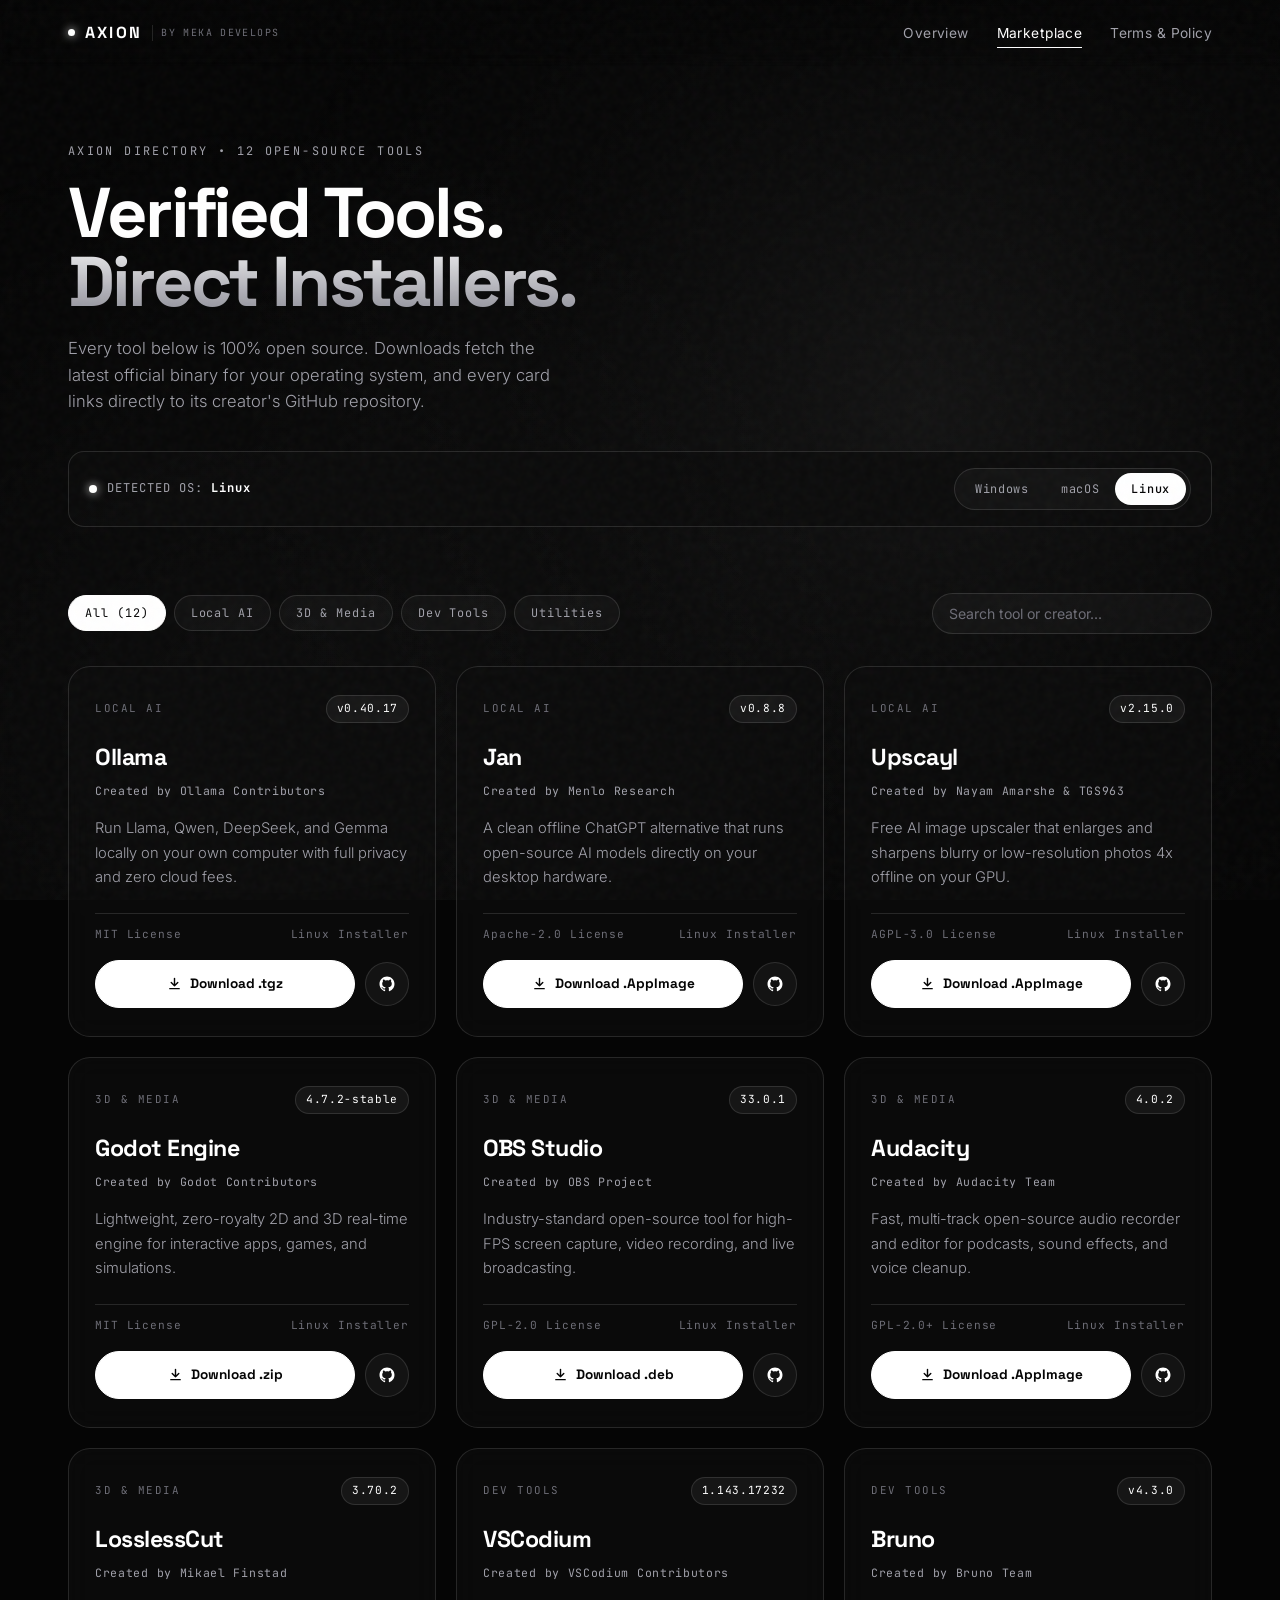
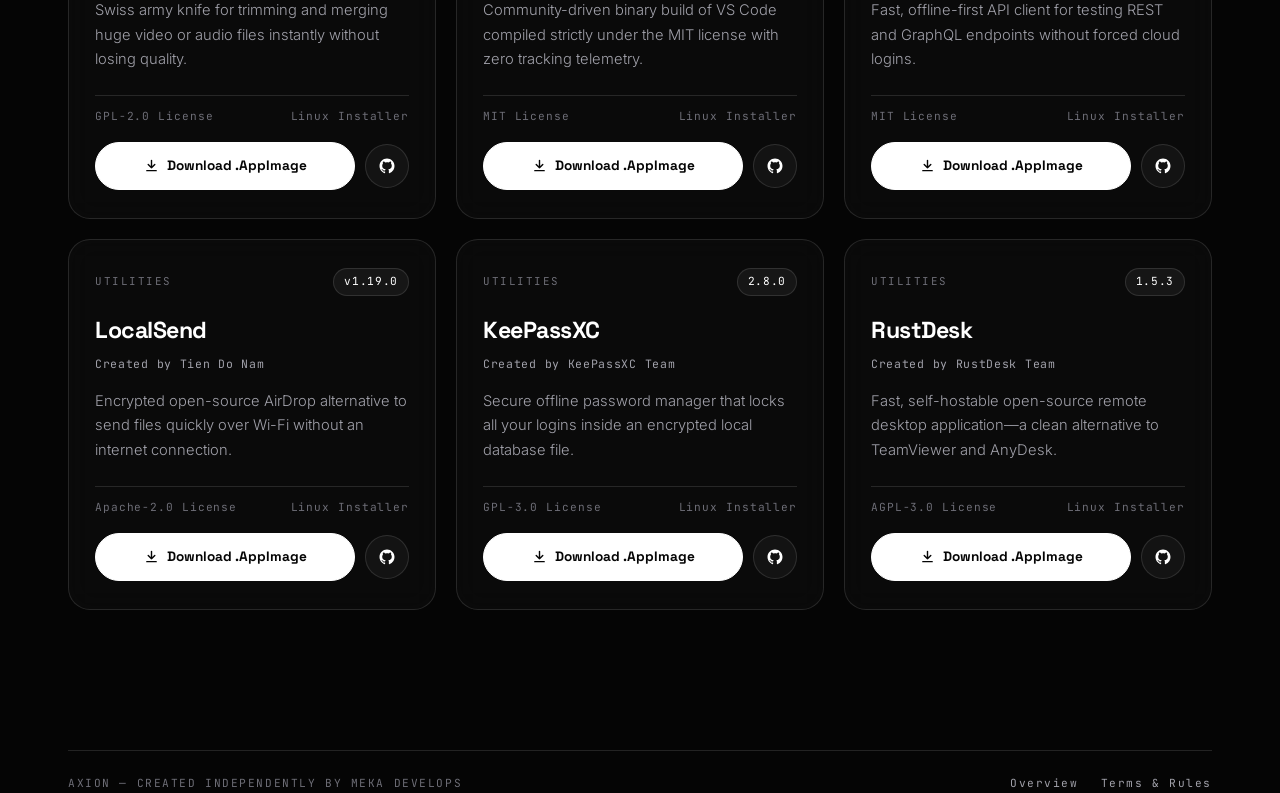
<file: marketplace.html>
<!DOCTYPE html>
<html lang="en">
<head>
  <meta charset="UTF-8">
  <meta name="viewport" content="width=device-width, initial-scale=1.0">
  <meta name="theme-color" content="#050505">
  <title>Marketplace — AXION Open-Source Software | Meka Develops</title>
  <meta name="description" content="Download 12 verified open-source tools directly for Windows, macOS, and Linux with live latest versions and creator GitHub links.">

  <link rel="icon" type="image/svg+xml" href="data:image/svg+xml,%3Csvg xmlns='http://www.w3.org/2000/svg' viewBox='0 0 64 64'%3E%3Crect width='64' height='64' rx='16' fill='%23050505'/%3E%3Crect x='14' y='22' width='36' height='20' rx='10' fill='%23ffffff'/%3E%3Crect x='18' y='26' width='28' height='12' rx='6' fill='%23050505'/%3E%3Ccircle cx='26' cy='32' r='2.5' fill='%23ffffff'/%3E%3Ccircle cx='38' cy='32' r='2.5' fill='%23ffffff'/%3E%3C/svg%3E">

  <link rel="preconnect" href="https://fonts.googleapis.com">
  <link rel="preconnect" href="https://fonts.gstatic.com" crossorigin>
  <link href="https://fonts.googleapis.com/css2?family=Inter:wght@300;400;500&family=JetBrains+Mono:wght@400;500&family=Space+Grotesk:wght@500;700&display=swap" rel="stylesheet">

  <link rel="stylesheet" href="css/style.css">
</head>
<body>
  <a href="#main-content" class="skip-link">Skip to main content</a>
  <div class="grain-overlay" aria-hidden="true"></div>

  <div class="cursor-dot" id="cursor-dot" aria-hidden="true"></div>
  <div class="cursor-ring" id="cursor-ring" aria-hidden="true"></div>

  <header class="site-header">
    <div class="container header-inner">
      <a href="index.html" class="brand" data-cursor="link">
        <span class="brand-dot" aria-hidden="true"></span>
        <span>AXION</span>
        <span class="brand-sub">BY MEKA DEVELOPS</span>
      </a>

      <nav class="site-nav" aria-label="Primary navigation">
        <a href="index.html" class="nav-link" data-cursor="link">Overview</a>
        <a href="marketplace.html" class="nav-link is-active" data-cursor="link">Marketplace</a>
        <a href="terms.html" class="nav-link" data-cursor="link">Terms &amp; Policy</a>
      </nav>
    </div>
  </header>

  <main id="main-content">
    <section class="page-hero">
      <div class="container">
        <p class="eyebrow hero-animate">AXION DIRECTORY • 12 OPEN-SOURCE TOOLS</p>
        <h1 class="page-hero-title hero-animate">Verified Tools.<br>Direct Installers.</h1>
        <p class="hero-subtitle hero-animate">
          Every tool below is 100% open source. Downloads fetch the latest official binary for your operating system, and every card links directly to its creator's GitHub repository.
        </p>

        <!-- Automatic OS Detector & Platform Switcher -->
        <div class="os-banner hero-animate">
          <div class="os-detected">
            <span class="os-dot" aria-hidden="true"></span>
            <span>DETECTED OS: <strong id="detected-os-name">Windows</strong></span>
          </div>

          <div class="os-switcher" role="group" aria-label="Choose target operating system">
            <button type="button" class="os-btn" data-os="windows" data-cursor="button">Windows</button>
            <button type="button" class="os-btn" data-os="mac" data-cursor="button">macOS</button>
            <button type="button" class="os-btn" data-os="linux" data-cursor="button">Linux</button>
          </div>
        </div>
      </div>
    </section>

    <section class="section">
      <div class="container">
        <!-- Category Filters & Search -->
        <div class="marketplace-controls">
          <div class="category-tabs" role="group" aria-label="Filter software by category">
            <button type="button" class="cat-tab is-active" data-category="all" data-cursor="button">All (12)</button>
            <button type="button" class="cat-tab" data-category="ai" data-cursor="button">Local AI</button>
            <button type="button" class="cat-tab" data-category="media" data-cursor="button">3D &amp; Media</button>
            <button type="button" class="cat-tab" data-category="dev" data-cursor="button">Dev Tools</button>
            <button type="button" class="cat-tab" data-category="utils" data-cursor="button">Utilities</button>
          </div>

          <div class="search-wrap">
            <input
              type="search"
              id="tool-search"
              class="search-input"
              placeholder="Search tool or creator..."
              aria-label="Search open-source tools"
            >
          </div>
        </div>

        <!-- Open-Source Tool Cards Grid (12 Verified Tools) -->
        <div class="tools-grid">
          <!-- 1. Ollama -->
          <article class="tool-card reveal" data-tool-id="ollama" data-category="ai">
            <div class="tool-top">
              <span class="tool-category">Local AI</span>
              <span class="version-badge">v0.40.17</span>
            </div>
            <h2 class="tool-name">Ollama</h2>
            <p class="tool-creator">Created by Ollama Contributors</p>
            <p class="tool-desc">
              Run Llama, Qwen, DeepSeek, and Gemma locally on your own computer with full privacy and zero cloud fees.
            </p>
            <div class="tool-meta-row">
              <span>MIT License</span>
              <span class="tool-os-target">Windows Installer</span>
            </div>
            <div class="tool-actions">
              <a href="https://ollama.com/download/OllamaSetup.exe" class="tool-download-btn" data-cursor="button">
                <svg width="15" height="15" viewBox="0 0 16 16" fill="none" aria-hidden="true">
                  <path d="M8 2.5V10.5M8 10.5L11.5 7M8 10.5L4.5 7M3 13.5H13" stroke="currentColor" stroke-width="1.5" stroke-linecap="round" stroke-linejoin="round"/>
                </svg>
                <span class="dl-label">Download .exe</span>
              </a>
              <a href="https://github.com/ollama/ollama" target="_blank" rel="noopener noreferrer" class="tool-github-btn" aria-label="View Ollama on GitHub" title="View source on GitHub" data-cursor="button">
                <svg width="18" height="18" viewBox="0 0 24 24" fill="currentColor" aria-hidden="true">
                  <path d="M12 2C6.477 2 2 6.484 2 12.017c0 4.425 2.865 8.18 6.839 9.504.5.092.682-.217.682-.483 0-.237-.008-.868-.013-1.703-2.782.605-3.369-1.343-3.369-1.343-.454-1.158-1.11-1.466-1.11-1.466-.908-.62.069-.608.069-.608 1.003.07 1.53 1.032 1.53 1.032.892 1.53 2.341 1.088 2.91.832.092-.647.35-1.088.636-1.338-2.22-.253-4.555-1.113-4.555-4.951 0-1.093.39-1.988 1.029-2.688-.103-.253-.446-1.272.098-2.65 0 0 .84-.27 2.75 1.026A9.564 9.564 0 0112 6.844c.85.004 1.705.115 2.504.337 1.909-1.296 2.747-1.027 2.747-1.027.546 1.379.202 2.398.1 2.651.64.7 1.028 1.595 1.028 2.688 0 3.848-2.339 4.695-4.566 4.943.359.309.678.92.678 1.855 0 1.338-.012 2.419-.012 2.747 0 .268.18.58.688.482A10.019 10.019 0 0022 12.017C22 6.484 17.522 2 12 2z"/>
                </svg>
              </a>
            </div>
          </article>

          <!-- 2. Jan -->
          <article class="tool-card reveal" data-tool-id="jan" data-category="ai">
            <div class="tool-top">
              <span class="tool-category">Local AI</span>
              <span class="version-badge">v0.8.8</span>
            </div>
            <h2 class="tool-name">Jan</h2>
            <p class="tool-creator">Created by Menlo Research</p>
            <p class="tool-desc">
              A clean offline ChatGPT alternative that runs open-source AI models directly on your desktop hardware.
            </p>
            <div class="tool-meta-row">
              <span>Apache-2.0 License</span>
              <span class="tool-os-target">Windows Installer</span>
            </div>
            <div class="tool-actions">
              <a href="https://github.com/janhq/jan/releases/latest" class="tool-download-btn" data-cursor="button">
                <svg width="15" height="15" viewBox="0 0 16 16" fill="none" aria-hidden="true">
                  <path d="M8 2.5V10.5M8 10.5L11.5 7M8 10.5L4.5 7M3 13.5H13" stroke="currentColor" stroke-width="1.5" stroke-linecap="round" stroke-linejoin="round"/>
                </svg>
                <span class="dl-label">Download .exe</span>
              </a>
              <a href="https://github.com/janhq/jan" target="_blank" rel="noopener noreferrer" class="tool-github-btn" aria-label="View Jan on GitHub" title="View source on GitHub" data-cursor="button">
                <svg width="18" height="18" viewBox="0 0 24 24" fill="currentColor" aria-hidden="true">
                  <path d="M12 2C6.477 2 2 6.484 2 12.017c0 4.425 2.865 8.18 6.839 9.504.5.092.682-.217.682-.483 0-.237-.008-.868-.013-1.703-2.782.605-3.369-1.343-3.369-1.343-.454-1.158-1.11-1.466-1.11-1.466-.908-.62.069-.608.069-.608 1.003.07 1.53 1.032 1.53 1.032.892 1.53 2.341 1.088 2.91.832.092-.647.35-1.088.636-1.338-2.22-.253-4.555-1.113-4.555-4.951 0-1.093.39-1.988 1.029-2.688-.103-.253-.446-1.272.098-2.65 0 0 .84-.27 2.75 1.026A9.564 9.564 0 0112 6.844c.85.004 1.705.115 2.504.337 1.909-1.296 2.747-1.027 2.747-1.027.546 1.379.202 2.398.1 2.651.64.7 1.028 1.595 1.028 2.688 0 3.848-2.339 4.695-4.566 4.943.359.309.678.92.678 1.855 0 1.338-.012 2.419-.012 2.747 0 .268.18.58.688.482A10.019 10.019 0 0022 12.017C22 6.484 17.522 2 12 2z"/>
                </svg>
              </a>
            </div>
          </article>

          <!-- 3. Upscayl -->
          <article class="tool-card reveal" data-tool-id="upscayl" data-category="ai">
            <div class="tool-top">
              <span class="tool-category">Local AI</span>
              <span class="version-badge">v2.15.0</span>
            </div>
            <h2 class="tool-name">Upscayl</h2>
            <p class="tool-creator">Created by Nayam Amarshe &amp; TGS963</p>
            <p class="tool-desc">
              Free AI image upscaler that enlarges and sharpens blurry or low-resolution photos 4x offline on your GPU.
            </p>
            <div class="tool-meta-row">
              <span>AGPL-3.0 License</span>
              <span class="tool-os-target">Windows Installer</span>
            </div>
            <div class="tool-actions">
              <a href="https://github.com/upscayl/upscayl/releases/download/v2.15.0/upscayl-2.15.0-win.exe" class="tool-download-btn" data-cursor="button">
                <svg width="15" height="15" viewBox="0 0 16 16" fill="none" aria-hidden="true">
                  <path d="M8 2.5V10.5M8 10.5L11.5 7M8 10.5L4.5 7M3 13.5H13" stroke="currentColor" stroke-width="1.5" stroke-linecap="round" stroke-linejoin="round"/>
                </svg>
                <span class="dl-label">Download .exe</span>
              </a>
              <a href="https://github.com/upscayl/upscayl" target="_blank" rel="noopener noreferrer" class="tool-github-btn" aria-label="View Upscayl on GitHub" title="View source on GitHub" data-cursor="button">
                <svg width="18" height="18" viewBox="0 0 24 24" fill="currentColor" aria-hidden="true">
                  <path d="M12 2C6.477 2 2 6.484 2 12.017c0 4.425 2.865 8.18 6.839 9.504.5.092.682-.217.682-.483 0-.237-.008-.868-.013-1.703-2.782.605-3.369-1.343-3.369-1.343-.454-1.158-1.11-1.466-1.11-1.466-.908-.62.069-.608.069-.608 1.003.07 1.53 1.032 1.53 1.032.892 1.53 2.341 1.088 2.91.832.092-.647.35-1.088.636-1.338-2.22-.253-4.555-1.113-4.555-4.951 0-1.093.39-1.988 1.029-2.688-.103-.253-.446-1.272.098-2.65 0 0 .84-.27 2.75 1.026A9.564 9.564 0 0112 6.844c.85.004 1.705.115 2.504.337 1.909-1.296 2.747-1.027 2.747-1.027.546 1.379.202 2.398.1 2.651.64.7 1.028 1.595 1.028 2.688 0 3.848-2.339 4.695-4.566 4.943.359.309.678.92.678 1.855 0 1.338-.012 2.419-.012 2.747 0 .268.18.58.688.482A10.019 10.019 0 0022 12.017C22 6.484 17.522 2 12 2z"/>
                </svg>
              </a>
            </div>
          </article>

          <!-- 4. Godot Engine -->
          <article class="tool-card reveal" data-tool-id="godot" data-category="media">
            <div class="tool-top">
              <span class="tool-category">3D &amp; Media</span>
              <span class="version-badge">4.7.2-stable</span>
            </div>
            <h2 class="tool-name">Godot Engine</h2>
            <p class="tool-creator">Created by Godot Contributors</p>
            <p class="tool-desc">
              Lightweight, zero-royalty 2D and 3D real-time engine for interactive apps, games, and simulations.
            </p>
            <div class="tool-meta-row">
              <span>MIT License</span>
              <span class="tool-os-target">Windows Installer</span>
            </div>
            <div class="tool-actions">
              <a href="https://github.com/godotengine/godot/releases/download/4.7.2-stable/Godot_v4.7.2-stable_win64.exe.zip" class="tool-download-btn" data-cursor="button">
                <svg width="15" height="15" viewBox="0 0 16 16" fill="none" aria-hidden="true">
                  <path d="M8 2.5V10.5M8 10.5L11.5 7M8 10.5L4.5 7M3 13.5H13" stroke="currentColor" stroke-width="1.5" stroke-linecap="round" stroke-linejoin="round"/>
                </svg>
                <span class="dl-label">Download .zip</span>
              </a>
              <a href="https://github.com/godotengine/godot" target="_blank" rel="noopener noreferrer" class="tool-github-btn" aria-label="View Godot Engine on GitHub" title="View source on GitHub" data-cursor="button">
                <svg width="18" height="18" viewBox="0 0 24 24" fill="currentColor" aria-hidden="true">
                  <path d="M12 2C6.477 2 2 6.484 2 12.017c0 4.425 2.865 8.18 6.839 9.504.5.092.682-.217.682-.483 0-.237-.008-.868-.013-1.703-2.782.605-3.369-1.343-3.369-1.343-.454-1.158-1.11-1.466-1.11-1.466-.908-.62.069-.608.069-.608 1.003.07 1.53 1.032 1.53 1.032.892 1.53 2.341 1.088 2.91.832.092-.647.35-1.088.636-1.338-2.22-.253-4.555-1.113-4.555-4.951 0-1.093.39-1.988 1.029-2.688-.103-.253-.446-1.272.098-2.65 0 0 .84-.27 2.75 1.026A9.564 9.564 0 0112 6.844c.85.004 1.705.115 2.504.337 1.909-1.296 2.747-1.027 2.747-1.027.546 1.379.202 2.398.1 2.651.64.7 1.028 1.595 1.028 2.688 0 3.848-2.339 4.695-4.566 4.943.359.309.678.92.678 1.855 0 1.338-.012 2.419-.012 2.747 0 .268.18.58.688.482A10.019 10.019 0 0022 12.017C22 6.484 17.522 2 12 2z"/>
                </svg>
              </a>
            </div>
          </article>

          <!-- 5. OBS Studio -->
          <article class="tool-card reveal" data-tool-id="obs" data-category="media">
            <div class="tool-top">
              <span class="tool-category">3D &amp; Media</span>
              <span class="version-badge">33.0.1</span>
            </div>
            <h2 class="tool-name">OBS Studio</h2>
            <p class="tool-creator">Created by OBS Project</p>
            <p class="tool-desc">
              Industry-standard open-source tool for high-FPS screen capture, video recording, and live broadcasting.
            </p>
            <div class="tool-meta-row">
              <span>GPL-2.0 License</span>
              <span class="tool-os-target">Windows Installer</span>
            </div>
            <div class="tool-actions">
              <a href="https://github.com/obsproject/obs-studio/releases/download/33.0.1/OBS-Studio-33.0.1-Windows-x64-Installer.exe" class="tool-download-btn" data-cursor="button">
                <svg width="15" height="15" viewBox="0 0 16 16" fill="none" aria-hidden="true">
                  <path d="M8 2.5V10.5M8 10.5L11.5 7M8 10.5L4.5 7M3 13.5H13" stroke="currentColor" stroke-width="1.5" stroke-linecap="round" stroke-linejoin="round"/>
                </svg>
                <span class="dl-label">Download .exe</span>
              </a>
              <a href="https://github.com/obsproject/obs-studio" target="_blank" rel="noopener noreferrer" class="tool-github-btn" aria-label="View OBS Studio on GitHub" title="View source on GitHub" data-cursor="button">
                <svg width="18" height="18" viewBox="0 0 24 24" fill="currentColor" aria-hidden="true">
                  <path d="M12 2C6.477 2 2 6.484 2 12.017c0 4.425 2.865 8.18 6.839 9.504.5.092.682-.217.682-.483 0-.237-.008-.868-.013-1.703-2.782.605-3.369-1.343-3.369-1.343-.454-1.158-1.11-1.466-1.11-1.466-.908-.62.069-.608.069-.608 1.003.07 1.53 1.032 1.53 1.032.892 1.53 2.341 1.088 2.91.832.092-.647.35-1.088.636-1.338-2.22-.253-4.555-1.113-4.555-4.951 0-1.093.39-1.988 1.029-2.688-.103-.253-.446-1.272.098-2.65 0 0 .84-.27 2.75 1.026A9.564 9.564 0 0112 6.844c.85.004 1.705.115 2.504.337 1.909-1.296 2.747-1.027 2.747-1.027.546 1.379.202 2.398.1 2.651.64.7 1.028 1.595 1.028 2.688 0 3.848-2.339 4.695-4.566 4.943.359.309.678.92.678 1.855 0 1.338-.012 2.419-.012 2.747 0 .268.18.58.688.482A10.019 10.019 0 0022 12.017C22 6.484 17.522 2 12 2z"/>
                </svg>
              </a>
            </div>
          </article>

          <!-- 6. Audacity -->
          <article class="tool-card reveal" data-tool-id="audacity" data-category="media">
            <div class="tool-top">
              <span class="tool-category">3D &amp; Media</span>
              <span class="version-badge">4.0.2</span>
            </div>
            <h2 class="tool-name">Audacity</h2>
            <p class="tool-creator">Created by Audacity Team</p>
            <p class="tool-desc">
              Fast, multi-track open-source audio recorder and editor for podcasts, sound effects, and voice cleanup.
            </p>
            <div class="tool-meta-row">
              <span>GPL-2.0+ License</span>
              <span class="tool-os-target">Windows Installer</span>
            </div>
            <div class="tool-actions">
              <a href="https://github.com/audacity/audacity/releases/latest" class="tool-download-btn" data-cursor="button">
                <svg width="15" height="15" viewBox="0 0 16 16" fill="none" aria-hidden="true">
                  <path d="M8 2.5V10.5M8 10.5L11.5 7M8 10.5L4.5 7M3 13.5H13" stroke="currentColor" stroke-width="1.5" stroke-linecap="round" stroke-linejoin="round"/>
                </svg>
                <span class="dl-label">Download .exe</span>
              </a>
              <a href="https://github.com/audacity/audacity" target="_blank" rel="noopener noreferrer" class="tool-github-btn" aria-label="View Audacity on GitHub" title="View source on GitHub" data-cursor="button">
                <svg width="18" height="18" viewBox="0 0 24 24" fill="currentColor" aria-hidden="true">
                  <path d="M12 2C6.477 2 2 6.484 2 12.017c0 4.425 2.865 8.18 6.839 9.504.5.092.682-.217.682-.483 0-.237-.008-.868-.013-1.703-2.782.605-3.369-1.343-3.369-1.343-.454-1.158-1.11-1.466-1.11-1.466-.908-.62.069-.608.069-.608 1.003.07 1.53 1.032 1.53 1.032.892 1.53 2.341 1.088 2.91.832.092-.647.35-1.088.636-1.338-2.22-.253-4.555-1.113-4.555-4.951 0-1.093.39-1.988 1.029-2.688-.103-.253-.446-1.272.098-2.65 0 0 .84-.27 2.75 1.026A9.564 9.564 0 0112 6.844c.85.004 1.705.115 2.504.337 1.909-1.296 2.747-1.027 2.747-1.027.546 1.379.202 2.398.1 2.651.64.7 1.028 1.595 1.028 2.688 0 3.848-2.339 4.695-4.566 4.943.359.309.678.92.678 1.855 0 1.338-.012 2.419-.012 2.747 0 .268.18.58.688.482A10.019 10.019 0 0022 12.017C22 6.484 17.522 2 12 2z"/>
                </svg>
              </a>
            </div>
          </article>

          <!-- 7. LosslessCut -->
          <article class="tool-card reveal" data-tool-id="losslesscut" data-category="media">
            <div class="tool-top">
              <span class="tool-category">3D &amp; Media</span>
              <span class="version-badge">3.70.2</span>
            </div>
            <h2 class="tool-name">LosslessCut</h2>
            <p class="tool-creator">Created by Mikael Finstad</p>
            <p class="tool-desc">
              Swiss army knife for trimming and merging huge video or audio files instantly without losing quality.
            </p>
            <div class="tool-meta-row">
              <span>GPL-2.0 License</span>
              <span class="tool-os-target">Windows Installer</span>
            </div>
            <div class="tool-actions">
              <a href="https://github.com/mifi/lossless-cut/releases/latest" class="tool-download-btn" data-cursor="button">
                <svg width="15" height="15" viewBox="0 0 16 16" fill="none" aria-hidden="true">
                  <path d="M8 2.5V10.5M8 10.5L11.5 7M8 10.5L4.5 7M3 13.5H13" stroke="currentColor" stroke-width="1.5" stroke-linecap="round" stroke-linejoin="round"/>
                </svg>
                <span class="dl-label">Download .7z</span>
              </a>
              <a href="https://github.com/mifi/lossless-cut" target="_blank" rel="noopener noreferrer" class="tool-github-btn" aria-label="View LosslessCut on GitHub" title="View source on GitHub" data-cursor="button">
                <svg width="18" height="18" viewBox="0 0 24 24" fill="currentColor" aria-hidden="true">
                  <path d="M12 2C6.477 2 2 6.484 2 12.017c0 4.425 2.865 8.18 6.839 9.504.5.092.682-.217.682-.483 0-.237-.008-.868-.013-1.703-2.782.605-3.369-1.343-3.369-1.343-.454-1.158-1.11-1.466-1.11-1.466-.908-.62.069-.608.069-.608 1.003.07 1.53 1.032 1.53 1.032.892 1.53 2.341 1.088 2.91.832.092-.647.35-1.088.636-1.338-2.22-.253-4.555-1.113-4.555-4.951 0-1.093.39-1.988 1.029-2.688-.103-.253-.446-1.272.098-2.65 0 0 .84-.27 2.75 1.026A9.564 9.564 0 0112 6.844c.85.004 1.705.115 2.504.337 1.909-1.296 2.747-1.027 2.747-1.027.546 1.379.202 2.398.1 2.651.64.7 1.028 1.595 1.028 2.688 0 3.848-2.339 4.695-4.566 4.943.359.309.678.92.678 1.855 0 1.338-.012 2.419-.012 2.747 0 .268.18.58.688.482A10.019 10.019 0 0022 12.017C22 6.484 17.522 2 12 2z"/>
                </svg>
              </a>
            </div>
          </article>

          <!-- 8. VSCodium -->
          <article class="tool-card reveal" data-tool-id="vscodium" data-category="dev">
            <div class="tool-top">
              <span class="tool-category">Dev Tools</span>
              <span class="version-badge">1.143.17232</span>
            </div>
            <h2 class="tool-name">VSCodium</h2>
            <p class="tool-creator">Created by VSCodium Contributors</p>
            <p class="tool-desc">
              Community-driven binary build of VS Code compiled strictly under the MIT license with zero tracking telemetry.
            </p>
            <div class="tool-meta-row">
              <span>MIT License</span>
              <span class="tool-os-target">Windows Installer</span>
            </div>
            <div class="tool-actions">
              <a href="https://github.com/VSCodium/vscodium/releases/download/1.143.17232/VSCodiumUserSetup-x64-1.143.17232.exe" class="tool-download-btn" data-cursor="button">
                <svg width="15" height="15" viewBox="0 0 16 16" fill="none" aria-hidden="true">
                  <path d="M8 2.5V10.5M8 10.5L11.5 7M8 10.5L4.5 7M3 13.5H13" stroke="currentColor" stroke-width="1.5" stroke-linecap="round" stroke-linejoin="round"/>
                </svg>
                <span class="dl-label">Download .exe</span>
              </a>
              <a href="https://github.com/VSCodium/vscodium" target="_blank" rel="noopener noreferrer" class="tool-github-btn" aria-label="View VSCodium on GitHub" title="View source on GitHub" data-cursor="button">
                <svg width="18" height="18" viewBox="0 0 24 24" fill="currentColor" aria-hidden="true">
                  <path d="M12 2C6.477 2 2 6.484 2 12.017c0 4.425 2.865 8.18 6.839 9.504.5.092.682-.217.682-.483 0-.237-.008-.868-.013-1.703-2.782.605-3.369-1.343-3.369-1.343-.454-1.158-1.11-1.466-1.11-1.466-.908-.62.069-.608.069-.608 1.003.07 1.53 1.032 1.53 1.032.892 1.53 2.341 1.088 2.91.832.092-.647.35-1.088.636-1.338-2.22-.253-4.555-1.113-4.555-4.951 0-1.093.39-1.988 1.029-2.688-.103-.253-.446-1.272.098-2.65 0 0 .84-.27 2.75 1.026A9.564 9.564 0 0112 6.844c.85.004 1.705.115 2.504.337 1.909-1.296 2.747-1.027 2.747-1.027.546 1.379.202 2.398.1 2.651.64.7 1.028 1.595 1.028 2.688 0 3.848-2.339 4.695-4.566 4.943.359.309.678.92.678 1.855 0 1.338-.012 2.419-.012 2.747 0 .268.18.58.688.482A10.019 10.019 0 0022 12.017C22 6.484 17.522 2 12 2z"/>
                </svg>
              </a>
            </div>
          </article>

          <!-- 9. Bruno -->
          <article class="tool-card reveal" data-tool-id="bruno" data-category="dev">
            <div class="tool-top">
              <span class="tool-category">Dev Tools</span>
              <span class="version-badge">v4.3.0</span>
            </div>
            <h2 class="tool-name">Bruno</h2>
            <p class="tool-creator">Created by Bruno Team</p>
            <p class="tool-desc">
              Fast, offline-first API client for testing REST and GraphQL endpoints without forced cloud logins.
            </p>
            <div class="tool-meta-row">
              <span>MIT License</span>
              <span class="tool-os-target">Windows Installer</span>
            </div>
            <div class="tool-actions">
              <a href="https://github.com/usebruno/bruno/releases/latest" class="tool-download-btn" data-cursor="button">
                <svg width="15" height="15" viewBox="0 0 16 16" fill="none" aria-hidden="true">
                  <path d="M8 2.5V10.5M8 10.5L11.5 7M8 10.5L4.5 7M3 13.5H13" stroke="currentColor" stroke-width="1.5" stroke-linecap="round" stroke-linejoin="round"/>
                </svg>
                <span class="dl-label">Download .exe</span>
              </a>
              <a href="https://github.com/usebruno/bruno" target="_blank" rel="noopener noreferrer" class="tool-github-btn" aria-label="View Bruno on GitHub" title="View source on GitHub" data-cursor="button">
                <svg width="18" height="18" viewBox="0 0 24 24" fill="currentColor" aria-hidden="true">
                  <path d="M12 2C6.477 2 2 6.484 2 12.017c0 4.425 2.865 8.18 6.839 9.504.5.092.682-.217.682-.483 0-.237-.008-.868-.013-1.703-2.782.605-3.369-1.343-3.369-1.343-.454-1.158-1.11-1.466-1.11-1.466-.908-.62.069-.608.069-.608 1.003.07 1.53 1.032 1.53 1.032.892 1.53 2.341 1.088 2.91.832.092-.647.35-1.088.636-1.338-2.22-.253-4.555-1.113-4.555-4.951 0-1.093.39-1.988 1.029-2.688-.103-.253-.446-1.272.098-2.65 0 0 .84-.27 2.75 1.026A9.564 9.564 0 0112 6.844c.85.004 1.705.115 2.504.337 1.909-1.296 2.747-1.027 2.747-1.027.546 1.379.202 2.398.1 2.651.64.7 1.028 1.595 1.028 2.688 0 3.848-2.339 4.695-4.566 4.943.359.309.678.92.678 1.855 0 1.338-.012 2.419-.012 2.747 0 .268.18.58.688.482A10.019 10.019 0 0022 12.017C22 6.484 17.522 2 12 2z"/>
                </svg>
              </a>
            </div>
          </article>

          <!-- 10. LocalSend -->
          <article class="tool-card reveal" data-tool-id="localsend" data-category="utils">
            <div class="tool-top">
              <span class="tool-category">Utilities</span>
              <span class="version-badge">v1.19.0</span>
            </div>
            <h2 class="tool-name">LocalSend</h2>
            <p class="tool-creator">Created by Tien Do Nam</p>
            <p class="tool-desc">
              Encrypted open-source AirDrop alternative to send files quickly over Wi-Fi without an internet connection.
            </p>
            <div class="tool-meta-row">
              <span>Apache-2.0 License</span>
              <span class="tool-os-target">Windows Installer</span>
            </div>
            <div class="tool-actions">
              <a href="https://github.com/localsend/localsend/releases/latest" class="tool-download-btn" data-cursor="button">
                <svg width="15" height="15" viewBox="0 0 16 16" fill="none" aria-hidden="true">
                  <path d="M8 2.5V10.5M8 10.5L11.5 7M8 10.5L4.5 7M3 13.5H13" stroke="currentColor" stroke-width="1.5" stroke-linecap="round" stroke-linejoin="round"/>
                </svg>
                <span class="dl-label">Download .exe</span>
              </a>
              <a href="https://github.com/localsend/localsend" target="_blank" rel="noopener noreferrer" class="tool-github-btn" aria-label="View LocalSend on GitHub" title="View source on GitHub" data-cursor="button">
                <svg width="18" height="18" viewBox="0 0 24 24" fill="currentColor" aria-hidden="true">
                  <path d="M12 2C6.477 2 2 6.484 2 12.017c0 4.425 2.865 8.18 6.839 9.504.5.092.682-.217.682-.483 0-.237-.008-.868-.013-1.703-2.782.605-3.369-1.343-3.369-1.343-.454-1.158-1.11-1.466-1.11-1.466-.908-.62.069-.608.069-.608 1.003.07 1.53 1.032 1.53 1.032.892 1.53 2.341 1.088 2.91.832.092-.647.35-1.088.636-1.338-2.22-.253-4.555-1.113-4.555-4.951 0-1.093.39-1.988 1.029-2.688-.103-.253-.446-1.272.098-2.65 0 0 .84-.27 2.75 1.026A9.564 9.564 0 0112 6.844c.85.004 1.705.115 2.504.337 1.909-1.296 2.747-1.027 2.747-1.027.546 1.379.202 2.398.1 2.651.64.7 1.028 1.595 1.028 2.688 0 3.848-2.339 4.695-4.566 4.943.359.309.678.92.678 1.855 0 1.338-.012 2.419-.012 2.747 0 .268.18.58.688.482A10.019 10.019 0 0022 12.017C22 6.484 17.522 2 12 2z"/>
                </svg>
              </a>
            </div>
          </article>

          <!-- 11. KeePassXC -->
          <article class="tool-card reveal" data-tool-id="keepassxc" data-category="utils">
            <div class="tool-top">
              <span class="tool-category">Utilities</span>
              <span class="version-badge">2.8.0</span>
            </div>
            <h2 class="tool-name">KeePassXC</h2>
            <p class="tool-creator">Created by KeePassXC Team</p>
            <p class="tool-desc">
              Secure offline password manager that locks all your logins inside an encrypted local database file.
            </p>
            <div class="tool-meta-row">
              <span>GPL-3.0 License</span>
              <span class="tool-os-target">Windows Installer</span>
            </div>
            <div class="tool-actions">
              <a href="https://github.com/keepassxreboot/keepassxc/releases/latest" class="tool-download-btn" data-cursor="button">
                <svg width="15" height="15" viewBox="0 0 16 16" fill="none" aria-hidden="true">
                  <path d="M8 2.5V10.5M8 10.5L11.5 7M8 10.5L4.5 7M3 13.5H13" stroke="currentColor" stroke-width="1.5" stroke-linecap="round" stroke-linejoin="round"/>
                </svg>
                <span class="dl-label">Download .msi</span>
              </a>
              <a href="https://github.com/keepassxreboot/keepassxc" target="_blank" rel="noopener noreferrer" class="tool-github-btn" aria-label="View KeePassXC on GitHub" title="View source on GitHub" data-cursor="button">
                <svg width="18" height="18" viewBox="0 0 24 24" fill="currentColor" aria-hidden="true">
                  <path d="M12 2C6.477 2 2 6.484 2 12.017c0 4.425 2.865 8.18 6.839 9.504.5.092.682-.217.682-.483 0-.237-.008-.868-.013-1.703-2.782.605-3.369-1.343-3.369-1.343-.454-1.158-1.11-1.466-1.11-1.466-.908-.62.069-.608.069-.608 1.003.07 1.53 1.032 1.53 1.032.892 1.53 2.341 1.088 2.91.832.092-.647.35-1.088.636-1.338-2.22-.253-4.555-1.113-4.555-4.951 0-1.093.39-1.988 1.029-2.688-.103-.253-.446-1.272.098-2.65 0 0 .84-.27 2.75 1.026A9.564 9.564 0 0112 6.844c.85.004 1.705.115 2.504.337 1.909-1.296 2.747-1.027 2.747-1.027.546 1.379.202 2.398.1 2.651.64.7 1.028 1.595 1.028 2.688 0 3.848-2.339 4.695-4.566 4.943.359.309.678.92.678 1.855 0 1.338-.012 2.419-.012 2.747 0 .268.18.58.688.482A10.019 10.019 0 0022 12.017C22 6.484 17.522 2 12 2z"/>
                </svg>
              </a>
            </div>
          </article>

          <!-- 12. RustDesk -->
          <article class="tool-card reveal" data-tool-id="rustdesk" data-category="utils">
            <div class="tool-top">
              <span class="tool-category">Utilities</span>
              <span class="version-badge">1.5.3</span>
            </div>
            <h2 class="tool-name">RustDesk</h2>
            <p class="tool-creator">Created by RustDesk Team</p>
            <p class="tool-desc">
              Fast, self-hostable open-source remote desktop application—a clean alternative to TeamViewer and AnyDesk.
            </p>
            <div class="tool-meta-row">
              <span>AGPL-3.0 License</span>
              <span class="tool-os-target">Windows Installer</span>
            </div>
            <div class="tool-actions">
              <a href="https://github.com/rustdesk/rustdesk/releases/download/1.5.3/rustdesk-1.5.3-x86_64.exe" class="tool-download-btn" data-cursor="button">
                <svg width="15" height="15" viewBox="0 0 16 16" fill="none" aria-hidden="true">
                  <path d="M8 2.5V10.5M8 10.5L11.5 7M8 10.5L4.5 7M3 13.5H13" stroke="currentColor" stroke-width="1.5" stroke-linecap="round" stroke-linejoin="round"/>
                </svg>
                <span class="dl-label">Download .exe</span>
              </a>
              <a href="https://github.com/rustdesk/rustdesk" target="_blank" rel="noopener noreferrer" class="tool-github-btn" aria-label="View RustDesk on GitHub" title="View source on GitHub" data-cursor="button">
                <svg width="18" height="18" viewBox="0 0 24 24" fill="currentColor" aria-hidden="true">
                  <path d="M12 2C6.477 2 2 6.484 2 12.017c0 4.425 2.865 8.18 6.839 9.504.5.092.682-.217.682-.483 0-.237-.008-.868-.013-1.703-2.782.605-3.369-1.343-3.369-1.343-.454-1.158-1.11-1.466-1.11-1.466-.908-.62.069-.608.069-.608 1.003.07 1.53 1.032 1.53 1.032.892 1.53 2.341 1.088 2.91.832.092-.647.35-1.088.636-1.338-2.22-.253-4.555-1.113-4.555-4.951 0-1.093.39-1.988 1.029-2.688-.103-.253-.446-1.272.098-2.65 0 0 .84-.27 2.75 1.026A9.564 9.564 0 0112 6.844c.85.004 1.705.115 2.504.337 1.909-1.296 2.747-1.027 2.747-1.027.546 1.379.202 2.398.1 2.651.64.7 1.028 1.595 1.028 2.688 0 3.848-2.339 4.695-4.566 4.943.359.309.678.92.678 1.855 0 1.338-.012 2.419-.012 2.747 0 .268.18.58.688.482A10.019 10.019 0 0022 12.017C22 6.484 17.522 2 12 2z"/>
                </svg>
              </a>
            </div>
          </article>
        </div>

        <div id="marketplace-empty" class="empty-state" hidden>
          No matching open-source tools found. Try clearing your search filter.
        </div>

        <footer class="site-footer">
          <span>AXION — CREATED INDEPENDENTLY BY MEKA DEVELOPS</span>
          <div class="footer-links">
            <a href="index.html" data-cursor="link">Overview</a>
            <a href="terms.html" data-cursor="link">Terms &amp; Rules</a>
          </div>
        </footer>
      </div>
    </section>
  </main>

  <div id="download-toast" class="download-toast" role="status" aria-live="polite"></div>

  <script type="module" src="js/main.js"></script>
</body>
</html>
</file>
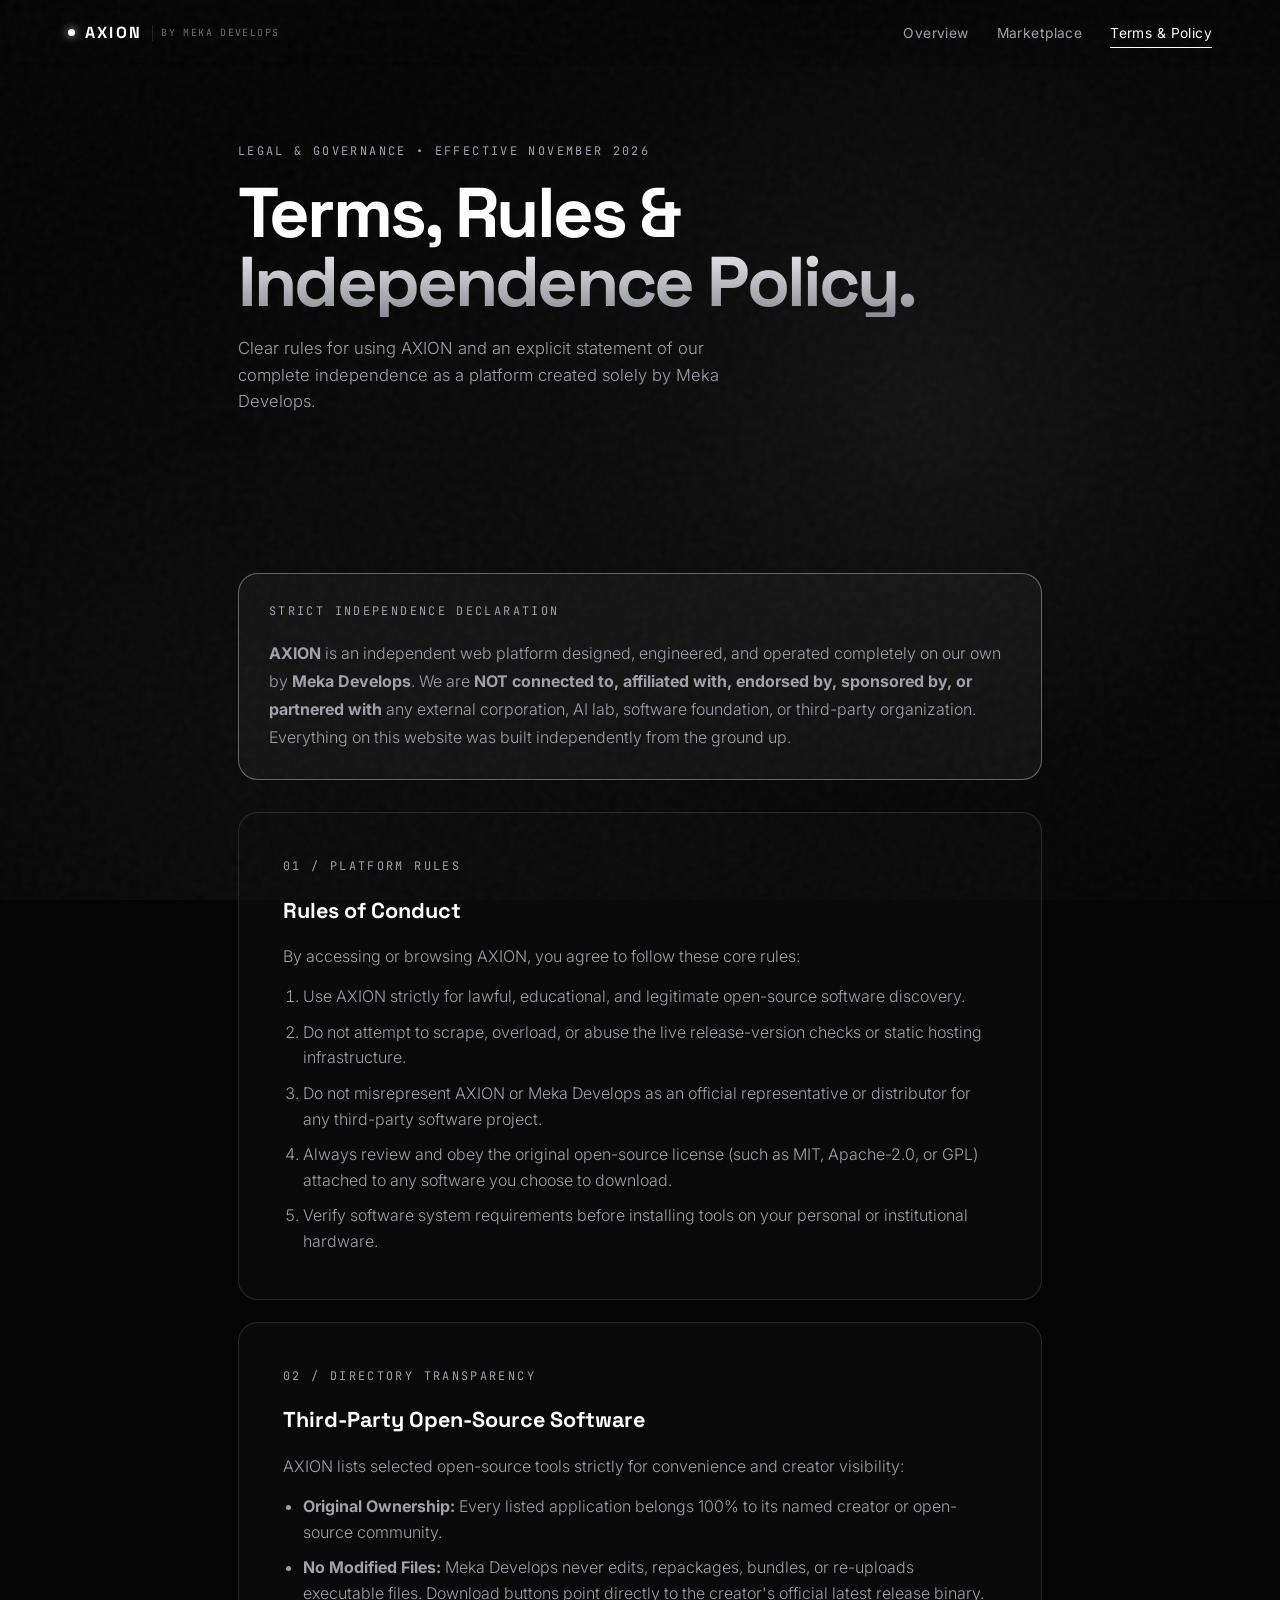
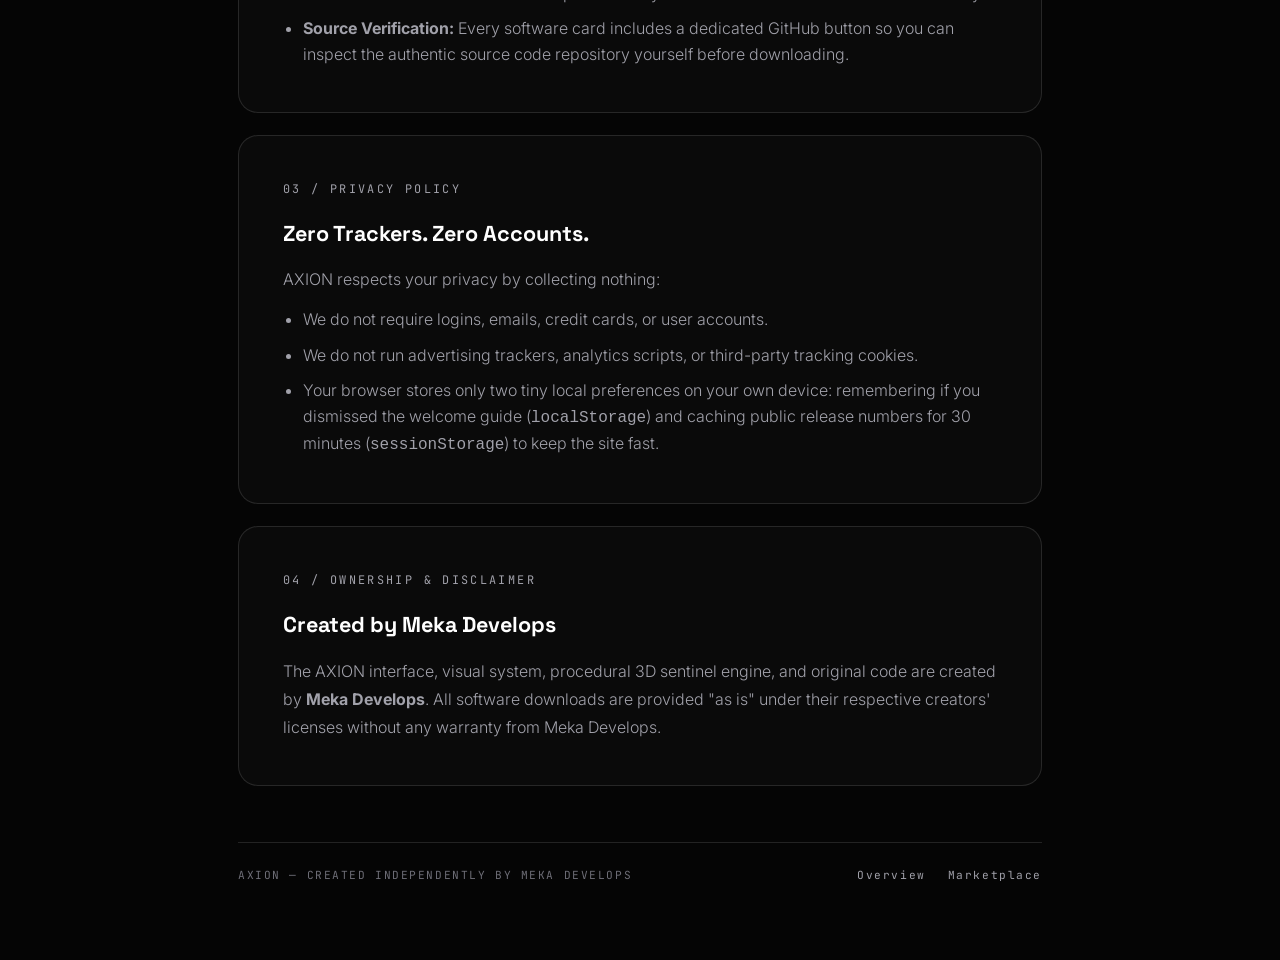
<file: terms.html>
<!DOCTYPE html>
<html lang="en">
<head>
  <meta charset="UTF-8">
  <meta name="viewport" content="width=device-width, initial-scale=1.0">
  <meta name="theme-color" content="#050505">
  <title>Terms &amp; Policy — AXION | Created by Meka Develops</title>
  <meta name="description" content="Official platform rules, privacy policy, and strict independence declaration for AXION by Meka Develops.">

  <link rel="icon" type="image/svg+xml" href="data:image/svg+xml,%3Csvg xmlns='http://www.w3.org/2000/svg' viewBox='0 0 64 64'%3E%3Crect width='64' height='64' rx='16' fill='%23050505'/%3E%3Crect x='14' y='22' width='36' height='20' rx='10' fill='%23ffffff'/%3E%3Crect x='18' y='26' width='28' height='12' rx='6' fill='%23050505'/%3E%3Ccircle cx='26' cy='32' r='2.5' fill='%23ffffff'/%3E%3Ccircle cx='38' cy='32' r='2.5' fill='%23ffffff'/%3E%3C/svg%3E">

  <link rel="preconnect" href="https://fonts.googleapis.com">
  <link rel="preconnect" href="https://fonts.gstatic.com" crossorigin>
  <link href="https://fonts.googleapis.com/css2?family=Inter:wght@300;400;500&family=JetBrains+Mono:wght@400;500&family=Space+Grotesk:wght@500;700&display=swap" rel="stylesheet">

  <link rel="stylesheet" href="css/style.css">
</head>
<body>
  <a href="#main-content" class="skip-link">Skip to main content</a>
  <div class="grain-overlay" aria-hidden="true"></div>

  <div class="cursor-dot" id="cursor-dot" aria-hidden="true"></div>
  <div class="cursor-ring" id="cursor-ring" aria-hidden="true"></div>

  <header class="site-header">
    <div class="container header-inner">
      <a href="index.html" class="brand" data-cursor="link">
        <span class="brand-dot" aria-hidden="true"></span>
        <span>AXION</span>
        <span class="brand-sub">BY MEKA DEVELOPS</span>
      </a>

      <nav class="site-nav" aria-label="Primary navigation">
        <a href="index.html" class="nav-link" data-cursor="link">Overview</a>
        <a href="marketplace.html" class="nav-link" data-cursor="link">Marketplace</a>
        <a href="terms.html" class="nav-link is-active" data-cursor="link">Terms &amp; Policy</a>
      </nav>
    </div>
  </header>

  <main id="main-content">
    <section class="page-hero">
      <div class="container legal-container">
        <p class="eyebrow hero-animate">LEGAL &amp; GOVERNANCE • EFFECTIVE NOVEMBER 2026</p>
        <h1 class="page-hero-title hero-animate">Terms, Rules &amp;<br>Independence Policy.</h1>
        <p class="hero-subtitle hero-animate">
          Clear rules for using AXION and an explicit statement of our complete independence as a platform created solely by Meka Develops.
        </p>
      </div>
    </section>

    <section class="section">
      <div class="container legal-container">
        <!-- Strict Independence Declaration -->
        <div class="independence-banner reveal">
          <p class="eyebrow">STRICT INDEPENDENCE DECLARATION</p>
          <p class="body-text">
            <strong>AXION</strong> is an independent web platform designed, engineered, and operated completely on our own by <strong>Meka Develops</strong>. We are <strong>NOT connected to, affiliated with, endorsed by, sponsored by, or partnered with</strong> any external corporation, AI lab, software foundation, or third-party organization. Everything on this website was built independently from the ground up.
          </p>
        </div>

        <!-- Article 1: Platform Rules -->
        <article class="legal-article reveal">
          <p class="eyebrow">01 / PLATFORM RULES</p>
          <h2>Rules of Conduct</h2>
          <p class="body-text">
            By accessing or browsing AXION, you agree to follow these core rules:
          </p>
          <ol class="rule-list">
            <li>Use AXION strictly for lawful, educational, and legitimate open-source software discovery.</li>
            <li>Do not attempt to scrape, overload, or abuse the live release-version checks or static hosting infrastructure.</li>
            <li>Do not misrepresent AXION or Meka Develops as an official representative or distributor for any third-party software project.</li>
            <li>Always review and obey the original open-source license (such as MIT, Apache-2.0, or GPL) attached to any software you choose to download.</li>
            <li>Verify software system requirements before installing tools on your personal or institutional hardware.</li>
          </ol>
        </article>

        <!-- Article 2: Open-Source Directory & Downloads -->
        <article class="legal-article reveal">
          <p class="eyebrow">02 / DIRECTORY TRANSPARENCY</p>
          <h2>Third-Party Open-Source Software</h2>
          <p class="body-text">
            AXION lists selected open-source tools strictly for convenience and creator visibility:
          </p>
          <ul class="rule-list">
            <li><strong>Original Ownership:</strong> Every listed application belongs 100% to its named creator or open-source community.</li>
            <li><strong>No Modified Files:</strong> Meka Develops never edits, repackages, bundles, or re-uploads executable files. Download buttons point directly to the creator's official latest release binary.</li>
            <li><strong>Source Verification:</strong> Every software card includes a dedicated GitHub button so you can inspect the authentic source code repository yourself before downloading.</li>
          </ul>
        </article>

        <!-- Article 3: Privacy & Zero-Tracking -->
        <article class="legal-article reveal">
          <p class="eyebrow">03 / PRIVACY POLICY</p>
          <h2>Zero Trackers. Zero Accounts.</h2>
          <p class="body-text">
            AXION respects your privacy by collecting nothing:
          </p>
          <ul class="rule-list">
            <li>We do not require logins, emails, credit cards, or user accounts.</li>
            <li>We do not run advertising trackers, analytics scripts, or third-party tracking cookies.</li>
            <li>Your browser stores only two tiny local preferences on your own device: remembering if you dismissed the welcome guide (<code>localStorage</code>) and caching public release numbers for 30 minutes (<code>sessionStorage</code>) to keep the site fast.</li>
          </ul>
        </article>

        <!-- Article 4: Creator Rights & Disclaimer -->
        <article class="legal-article reveal">
          <p class="eyebrow">04 / OWNERSHIP &amp; DISCLAIMER</p>
          <h2>Created by Meka Develops</h2>
          <p class="body-text">
            The AXION interface, visual system, procedural 3D sentinel engine, and original code are created by <strong>Meka Develops</strong>. All software downloads are provided "as is" under their respective creators' licenses without any warranty from Meka Develops.
          </p>
        </article>

        <footer class="site-footer">
          <span>AXION — CREATED INDEPENDENTLY BY MEKA DEVELOPS</span>
          <div class="footer-links">
            <a href="index.html" data-cursor="link">Overview</a>
            <a href="marketplace.html" data-cursor="link">Marketplace</a>
          </div>
        </footer>
      </div>
    </section>
  </main>

  <script type="module" src="js/main.js"></script>
</body>
</html>
</file>
<file: css/style.css>
/* =========================================================
   AXION BY MEKA DEVELOPS — MONOCHROME DESIGN SYSTEM
   ========================================================= */

:root {
  --bg-deep: #050505;
  --bg-surface: rgba(12, 12, 12, 0.78);
  --bg-card: rgba(14, 14, 14, 0.72);
  --text-primary: #ffffff;
  --text-secondary: #a1a1aa;
  --text-muted: #6e6e77;
  --border-subtle: rgba(255, 255, 255, 0.12);
  --border-strong: rgba(255, 255, 255, 0.3);

  --font-display: "Space Grotesk", -apple-system, BlinkMacSystemFont, "Segoe UI", sans-serif;
  --font-body: "Inter", -apple-system, BlinkMacSystemFont, "Segoe UI", sans-serif;
  --font-mono: "JetBrains Mono", ui-monospace, SFMono-Regular, Menlo, monospace;

  --ease-out-expo: cubic-bezier(0.16, 1, 0.3, 1);
  --container-max: 1200px;
}

*,
*::before,
*::after {
  box-sizing: border-box;
}

html {
  scroll-behavior: smooth;
  background-color: var(--bg-deep);
  color: var(--text-primary);
  font-size: 16px;
  -webkit-font-smoothing: antialiased;
  -moz-osx-font-smoothing: grayscale;
}

body {
  margin: 0;
  font-family: var(--font-body);
  background-color: var(--bg-deep);
  color: var(--text-primary);
  line-height: 1.6;
  overflow-x: hidden;
}

::selection {
  background: #ffffff;
  color: #050505;
}

html.cursor-active,
html.cursor-active a,
html.cursor-active button,
html.cursor-active input {
  cursor: none;
}

.skip-link {
  position: fixed;
  top: -100px;
  left: 16px;
  z-index: 9999;
  padding: 10px 16px;
  background: #ffffff;
  color: #050505;
  font-family: var(--font-mono);
  font-size: 0.75rem;
  text-decoration: none;
  border-radius: 4px;
  transition: top 0.2s ease;
}

.skip-link:focus {
  top: 16px;
}

/* =========================================================
   ATMOSPHERE: SUBTLE RADIAL LIGHT & STATIC FILM GRAIN
   ========================================================= */

body::before {
  content: "";
  position: fixed;
  inset: 0;
  z-index: 0;
  pointer-events: none;
  background:
    radial-gradient(circle at 72% 45%, rgba(255, 255, 255, 0.06) 0%, rgba(255, 255, 255, 0.015) 36%, transparent 68%),
    radial-gradient(circle at 20% 80%, rgba(255, 255, 255, 0.03) 0%, transparent 50%);
}

.grain-overlay {
  position: fixed;
  inset: 0;
  z-index: 50;
  pointer-events: none;
  opacity: 0.035;
  background-image: url("data:image/svg+xml,%3Csvg viewBox='0 0 128 128' xmlns='http://www.w3.org/2000/svg'%3E%3Cfilter id='n'%3E%3CfeTurbulence type='fractalNoise' baseFrequency='0.85' numOctaves='2' stitchTiles='stitch'/%3E%3C/filter%3E%3Crect width='100%25' height='100%25' filter='url(%23n)'/%3E%3C/svg%3E");
  background-repeat: repeat;
}

/* =========================================================
   CUSTOM CURSOR (Desktop Fine Pointer Only)
   ========================================================= */

.cursor-dot,
.cursor-ring {
  position: fixed;
  top: 0;
  left: 0;
  pointer-events: none;
  z-index: 120;
  opacity: 0;
  border-radius: 50%;
  transform: translate3d(-100px, -100px, 0);
  transition: opacity 0.3s ease;
}

html.cursor-active .cursor-dot,
html.cursor-active .cursor-ring {
  opacity: 1;
}

.cursor-dot {
  width: 6px;
  height: 6px;
  margin: -3px 0 0 -3px;
  background: #ffffff;
  box-shadow: 0 0 12px rgba(255, 255, 255, 0.85);
}

.cursor-ring {
  width: 34px;
  height: 34px;
  margin: -17px 0 0 -17px;
  border: 1px solid rgba(255, 255, 255, 0.45);
  transition:
    width 0.25s var(--ease-out-expo),
    height 0.25s var(--ease-out-expo),
    margin 0.25s var(--ease-out-expo),
    border-color 0.25s ease,
    background-color 0.25s ease,
    opacity 0.3s ease;
}

.cursor-ring.is-hover {
  width: 54px;
  height: 54px;
  margin: -27px 0 0 -27px;
  border-color: rgba(255, 255, 255, 0.9);
  background-color: rgba(255, 255, 255, 0.06);
}

.cursor-ring.is-robot {
  width: 48px;
  height: 48px;
  margin: -24px 0 0 -24px;
  border-color: #ffffff;
  box-shadow: 0 0 18px rgba(255, 255, 255, 0.28);
}

@media (hover: none), (pointer: coarse) {
  .cursor-dot,
  .cursor-ring {
    display: none !important;
  }
}

/* =========================================================
   FIXED 3D STAGE & LOADER
   ========================================================= */

.robot-stage {
  position: fixed;
  inset: 0;
  z-index: 1;
  pointer-events: none;
}

.canvas-container {
  width: 100%;
  height: 100%;
}

.canvas-container canvas {
  display: block;
  width: 100% !important;
  height: 100% !important;
}

.robot-loader {
  position: fixed;
  right: 8%;
  top: 50%;
  transform: translateY(-50%);
  width: min(260px, 60vw);
  display: flex;
  flex-direction: column;
  align-items: center;
  gap: 14px;
  z-index: 3;
  transition: opacity 0.6s var(--ease-out-expo), visibility 0.6s ease;
}

.robot-loader.is-hidden {
  opacity: 0;
  visibility: hidden;
}

.loader-track {
  width: 100%;
  height: 1px;
  background: rgba(255, 255, 255, 0.16);
  overflow: hidden;
}

.loader-bar {
  width: 0%;
  height: 100%;
  background: #ffffff;
  box-shadow: 0 0 10px rgba(255, 255, 255, 0.8);
  transition: width 0.25s ease;
}

.loader-label {
  font-family: var(--font-mono);
  font-size: 0.68rem;
  letter-spacing: 0.2em;
  color: var(--text-secondary);
}

.webgl-fallback {
  position: fixed;
  right: 8%;
  top: 50%;
  transform: translateY(-50%);
  width: min(320px, 80vw);
  padding: 32px 24px;
  text-align: center;
  border: 1px solid var(--border-subtle);
  border-radius: 16px;
  background: var(--bg-surface);
  backdrop-filter: blur(12px);
}

.fallback-emblem {
  width: 110px;
  height: 68px;
  margin: 0 auto 18px;
  border-radius: 34px;
  border: 1px solid rgba(255, 255, 255, 0.5);
  display: grid;
  place-items: center;
}

.fallback-visor {
  width: 78px;
  height: 36px;
  border-radius: 18px;
  background: #000000;
  border: 1px solid rgba(255, 255, 255, 0.2);
  display: flex;
  align-items: center;
  justify-content: center;
  gap: 18px;
}

.fallback-visor span {
  width: 7px;
  height: 7px;
  border-radius: 50%;
  background: #ffffff;
  box-shadow: 0 0 10px #ffffff;
}

.fallback-title {
  margin: 0 0 6px;
  font-family: var(--font-display);
  font-weight: 700;
  font-size: 1rem;
}

.fallback-desc {
  margin: 0;
  font-size: 0.85rem;
  color: var(--text-secondary);
}

/* =========================================================
   SENTINEL INTERACTIVE GUIDE HUD
   ========================================================= */

.sentinel-guide {
  position: fixed;
  right: 28px;
  bottom: 28px;
  z-index: 35;
  width: min(370px, calc(100vw - 32px));
  padding: 20px 22px;
  border: 1px solid rgba(255, 255, 255, 0.18);
  border-radius: 18px;
  background: rgba(10, 10, 12, 0.88);
  backdrop-filter: blur(18px);
  box-shadow: 0 24px 60px rgba(0, 0, 0, 0.68);
  opacity: 0;
  visibility: hidden;
  pointer-events: none;
  transform: translateY(16px);
  transition:
    opacity 0.55s var(--ease-out-expo),
    transform 0.55s var(--ease-out-expo),
    visibility 0.55s ease;
}

.sentinel-guide.is-open {
  opacity: 1;
  visibility: visible;
  pointer-events: auto;
  transform: translateY(0);
}

.guide-top {
  display: flex;
  align-items: center;
  justify-content: space-between;
  margin-bottom: 12px;
}

.guide-badge {
  display: inline-flex;
  align-items: center;
  gap: 8px;
  font-family: var(--font-mono);
  font-size: 0.68rem;
  letter-spacing: 0.16em;
  color: var(--text-secondary);
}

.guide-status-dot {
  width: 6px;
  height: 6px;
  border-radius: 50%;
  background: #ffffff;
  box-shadow: 0 0 8px rgba(255, 255, 255, 0.9);
}

.guide-close {
  background: transparent;
  border: 1px solid transparent;
  color: var(--text-secondary);
  width: 28px;
  height: 28px;
  border-radius: 50%;
  display: grid;
  place-items: center;
  padding: 0;
  transition: color 0.2s ease, border-color 0.2s ease, background-color 0.2s ease;
}

.guide-close:hover,
.guide-close:focus-visible {
  color: #ffffff;
  border-color: var(--border-subtle);
  background: rgba(255, 255, 255, 0.06);
}

.guide-title {
  margin: 0 0 6px;
  font-family: var(--font-display);
  font-size: 1.08rem;
  font-weight: 700;
  letter-spacing: -0.02em;
  color: var(--text-primary);
}

.guide-text {
  margin: 0 0 18px;
  font-size: 0.88rem;
  font-weight: 300;
  line-height: 1.55;
  color: var(--text-secondary);
}

.guide-footer {
  display: flex;
  align-items: center;
  justify-content: space-between;
  gap: 12px;
}

.guide-dots {
  display: flex;
  align-items: center;
  gap: 6px;
}

.guide-dot {
  width: 6px;
  height: 6px;
  border-radius: 999px;
  background: rgba(255, 255, 255, 0.22);
  transition: width 0.3s var(--ease-out-expo), background-color 0.3s ease;
}

.guide-dot.is-active {
  width: 18px;
  background: #ffffff;
}

.guide-actions {
  display: flex;
  align-items: center;
  gap: 10px;
}

.guide-skip {
  background: transparent;
  border: none;
  padding: 7px 10px;
  font-family: var(--font-mono);
  font-size: 0.72rem;
  letter-spacing: 0.08em;
  color: var(--text-muted);
  transition: color 0.2s ease;
}

.guide-skip:hover,
.guide-skip:focus-visible {
  color: var(--text-primary);
}

.guide-next {
  background: #ffffff;
  color: #050505;
  border: 1px solid #ffffff;
  border-radius: 999px;
  padding: 8px 16px;
  font-family: var(--font-display);
  font-size: 0.8rem;
  font-weight: 700;
  letter-spacing: -0.01em;
  transition: transform 0.25s var(--ease-out-expo), box-shadow 0.25s ease;
}

.guide-next:hover,
.guide-next:focus-visible {
  transform: translateY(-1px);
  box-shadow: 0 6px 20px rgba(255, 255, 255, 0.25);
}

/* =========================================================
   LAYOUT & NAVIGATION
   ========================================================= */

.container {
  width: 100%;
  max-width: var(--container-max);
  margin: 0 auto;
  padding: 0 28px;
}

.site-header {
  position: fixed;
  top: 0;
  left: 0;
  right: 0;
  z-index: 30;
  padding: 20px 0;
  background: linear-gradient(to bottom, rgba(5, 5, 5, 0.92) 0%, rgba(5, 5, 5, 0.4) 75%, rgba(5, 5, 5, 0) 100%);
  backdrop-filter: blur(8px);
}

.header-inner {
  display: flex;
  align-items: center;
  justify-content: space-between;
  gap: 16px;
}

.brand {
  display: inline-flex;
  align-items: center;
  gap: 10px;
  font-family: var(--font-display);
  font-size: 1rem;
  font-weight: 700;
  letter-spacing: 0.14em;
  color: var(--text-primary);
  text-decoration: none;
}

.brand-sub {
  font-family: var(--font-mono);
  font-size: 0.62rem;
  font-weight: 400;
  letter-spacing: 0.14em;
  color: var(--text-muted);
  padding-left: 8px;
  border-left: 1px solid var(--border-subtle);
}

.brand-dot {
  width: 7px;
  height: 7px;
  border-radius: 50%;
  background: #ffffff;
  box-shadow: 0 0 10px rgba(255, 255, 255, 0.9);
  animation: pulseDot 2.8s ease-in-out infinite;
}

@keyframes pulseDot {
  0%, 100% { opacity: 1; transform: scale(1); }
  50% { opacity: 0.4; transform: scale(0.82); }
}

.site-nav {
  display: flex;
  align-items: center;
  gap: 28px;
}

.nav-link {
  position: relative;
  font-size: 0.86rem;
  letter-spacing: 0.03em;
  color: var(--text-secondary);
  text-decoration: none;
  transition: color 0.25s ease;
}

.nav-link::after {
  content: "";
  position: absolute;
  left: 0;
  bottom: -4px;
  width: 100%;
  height: 1px;
  background: #ffffff;
  transform: scaleX(0);
  transform-origin: right;
  transition: transform 0.3s var(--ease-out-expo);
}

.nav-link:hover,
.nav-link:focus-visible,
.nav-link.is-active {
  color: var(--text-primary);
}

.nav-link:hover::after,
.nav-link:focus-visible::after,
.nav-link.is-active::after {
  transform: scaleX(1);
  transform-origin: left;
}

main {
  position: relative;
  z-index: 2;
}

.section {
  position: relative;
}

/* =========================================================
   BUTTONS
   ========================================================= */

.btn-primary,
.btn-secondary {
  display: inline-flex;
  align-items: center;
  justify-content: center;
  gap: 10px;
  padding: 14px 26px;
  border-radius: 999px;
  font-family: var(--font-display);
  font-size: 0.9rem;
  font-weight: 700;
  letter-spacing: -0.01em;
  text-decoration: none;
  transition:
    transform 0.3s var(--ease-out-expo),
    box-shadow 0.3s ease,
    background-color 0.25s ease,
    border-color 0.25s ease,
    color 0.25s ease;
}

.btn-primary {
  background: #ffffff;
  color: #050505;
  border: 1px solid #ffffff;
}

.btn-primary:hover,
.btn-primary:focus-visible {
  transform: translateY(-2px);
  box-shadow: 0 10px 30px rgba(255, 255, 255, 0.22);
}

.btn-primary svg {
  transition: transform 0.3s var(--ease-out-expo);
}

.btn-primary:hover svg {
  transform: translateX(3px);
}

.btn-secondary {
  background: rgba(255, 255, 255, 0.04);
  color: var(--text-primary);
  border: 1px solid var(--border-subtle);
  font-weight: 500;
}

.btn-secondary:hover,
.btn-secondary:focus-visible {
  transform: translateY(-2px);
  border-color: var(--border-strong);
  background: rgba(255, 255, 255, 0.09);
}

/* =========================================================
   HERO SECTION & SUBPAGE HERO
   ========================================================= */

.hero-section {
  min-height: 100vh;
  min-height: 100svh;
  display: flex;
  align-items: center;
  padding: 110px 0 60px;
}

.hero-grid {
  display: grid;
  grid-template-columns: minmax(0, 1.05fr) minmax(0, 0.95fr);
  align-items: center;
  gap: 40px;
}

.hero-content {
  max-width: 580px;
}

.page-hero {
  padding: 142px 0 42px;
}

.page-hero-title {
  margin: 0 0 18px;
  font-family: var(--font-display);
  font-weight: 700;
  font-size: clamp(2.5rem, 5.5vw, 4.6rem);
  line-height: 0.98;
  letter-spacing: -0.04em;
  background: linear-gradient(180deg, #ffffff 40%, #8c8c96 100%);
  -webkit-background-clip: text;
  background-clip: text;
  color: transparent;
}

.eyebrow {
  margin: 0 0 18px;
  font-family: var(--font-mono);
  font-size: 0.74rem;
  letter-spacing: 0.2em;
  text-transform: uppercase;
  color: var(--text-secondary);
}

.hero-title {
  margin: 0 0 24px;
  font-family: var(--font-display);
  font-weight: 700;
  font-size: clamp(3.1rem, 6.8vw, 6rem);
  line-height: 0.96;
  letter-spacing: -0.045em;
  background: linear-gradient(180deg, #ffffff 35%, #8c8c96 100%);
  -webkit-background-clip: text;
  background-clip: text;
  color: transparent;
}

.hero-subtitle {
  margin: 0 0 36px;
  max-width: 500px;
  font-size: clamp(1rem, 1.3vw, 1.12rem);
  font-weight: 300;
  color: var(--text-secondary);
}

.hero-actions {
  display: flex;
  align-items: center;
  flex-wrap: wrap;
  gap: 14px;
}

.hero-hint {
  margin: 28px 0 0;
  font-family: var(--font-mono);
  font-size: 0.72rem;
  letter-spacing: 0.1em;
  text-transform: uppercase;
  color: var(--text-muted);
  line-height: 1.8;
}

.hint-replay {
  background: none;
  border: none;
  padding: 0;
  margin-left: 4px;
  font-family: inherit;
  font-size: inherit;
  letter-spacing: inherit;
  text-transform: inherit;
  color: var(--text-secondary);
  text-decoration: underline;
  text-underline-offset: 3px;
  transition: color 0.2s ease;
}

.hint-replay:hover,
.hint-replay:focus-visible {
  color: #ffffff;
}

.hero-stage-spacer {
  min-height: 440px;
}

.hero-animate {
  animation: heroRise 0.9s var(--ease-out-expo) both;
}

.hero-animate:nth-child(1) { animation-delay: 0.05s; }
.hero-animate:nth-child(2) { animation-delay: 0.14s; }
.hero-animate:nth-child(3) { animation-delay: 0.24s; }
.hero-animate:nth-child(4) { animation-delay: 0.34s; }
.hero-animate:nth-child(5) { animation-delay: 0.44s; }

@keyframes heroRise {
  from {
    opacity: 0;
    transform: translateY(18px);
  }
  to {
    opacity: 1;
    transform: translateY(0);
  }
}

/* =========================================================
   LIVE CATEGORY SWITCHER (HOME)
   ========================================================= */

.switcher-intro {
  margin-top: 18px;
  max-width: 640px;
}

.model-switcher {
  display: flex;
  flex-wrap: wrap;
  gap: 12px;
  margin: 28px 0 24px;
}

.model-pill {
  display: inline-flex;
  align-items: center;
  gap: 10px;
  padding: 12px 18px;
  border-radius: 999px;
  border: 1px solid var(--border-subtle);
  background: rgba(255, 255, 255, 0.03);
  color: var(--text-secondary);
  font-family: var(--font-display);
  font-size: 0.9rem;
  font-weight: 500;
  transition:
    background-color 0.25s ease,
    border-color 0.25s ease,
    color 0.25s ease,
    transform 0.25s var(--ease-out-expo);
}

.model-pill:hover,
.model-pill:focus-visible {
  border-color: var(--border-strong);
  color: var(--text-primary);
  transform: translateY(-2px);
}

.model-pill.is-active {
  background: #ffffff;
  color: #050505;
  border-color: #ffffff;
  font-weight: 700;
}

.pill-code {
  font-family: var(--font-mono);
  font-size: 0.7rem;
  letter-spacing: 0.1em;
  opacity: 0.72;
}

.model-live-readout {
  display: flex;
  align-items: center;
  justify-content: space-between;
  flex-wrap: wrap;
  gap: 24px;
  padding: 24px 26px;
  border: 1px solid var(--border-subtle);
  border-radius: 16px;
  background: rgba(6, 6, 8, 0.7);
}

.readout-main {
  flex: 1 1 360px;
}

.readout-title {
  margin: 0 0 8px;
  font-family: var(--font-display);
  font-size: 1.2rem;
  font-weight: 700;
}

.readout-meta {
  display: flex;
  align-items: center;
  flex-wrap: wrap;
  gap: 24px;
}

.readout-stat {
  display: flex;
  flex-direction: column;
  gap: 4px;
}

.readout-val {
  font-family: var(--font-display);
  font-size: 1.15rem;
  font-weight: 700;
}

.readout-link {
  padding: 10px 18px;
  font-size: 0.82rem;
}

/* =========================================================
   CONTENT SECTIONS
   ========================================================= */

.content-section {
  padding: 108px 0;
}

.section-header {
  max-width: 640px;
  margin-bottom: 48px;
}

.section-title {
  margin: 0;
  font-family: var(--font-display);
  font-weight: 700;
  font-size: clamp(2rem, 4.2vw, 3.3rem);
  line-height: 1.06;
  letter-spacing: -0.035em;
}

.editorial-card,
.specs-panel,
.contact-card {
  padding: clamp(28px, 5vw, 56px);
  border: 1px solid var(--border-subtle);
  border-radius: 24px;
  background: var(--bg-surface);
  backdrop-filter: blur(16px);
}

.body-text {
  margin: 0;
  font-size: 1rem;
  font-weight: 300;
  line-height: 1.75;
  color: var(--text-secondary);
}

.arch-grid {
  display: grid;
  grid-template-columns: repeat(2, minmax(0, 1fr));
  gap: 20px;
}

.arch-card {
  padding: 34px 30px;
  border: 1px solid var(--border-subtle);
  border-radius: 20px;
  background: var(--bg-card);
  backdrop-filter: blur(14px);
  transition:
    border-color 0.3s ease,
    transform 0.35s var(--ease-out-expo),
    background-color 0.3s ease;
}

.arch-card:hover {
  border-color: var(--border-strong);
  background: rgba(22, 22, 24, 0.85);
  transform: translateY(-4px);
}

.card-index {
  display: inline-block;
  margin-bottom: 20px;
  font-family: var(--font-mono);
  font-size: 0.78rem;
  letter-spacing: 0.14em;
  color: var(--text-muted);
}

.card-title {
  margin: 0 0 10px;
  font-family: var(--font-display);
  font-size: 1.3rem;
  font-weight: 700;
  letter-spacing: -0.02em;
}

.card-text {
  margin: 0;
  font-size: 0.95rem;
  font-weight: 300;
  line-height: 1.68;
  color: var(--text-secondary);
}

.specs-header {
  margin-bottom: 40px;
}

.specs-grid {
  display: grid;
  grid-template-columns: repeat(4, minmax(0, 1fr));
  gap: 24px;
  padding-top: 32px;
  border-top: 1px solid var(--border-subtle);
}

.spec-item {
  display: flex;
  flex-direction: column;
  gap: 8px;
}

.spec-value {
  font-family: var(--font-display);
  font-size: clamp(1.9rem, 3vw, 2.75rem);
  font-weight: 700;
  letter-spacing: -0.03em;
  color: var(--text-primary);
}

.spec-label {
  font-family: var(--font-mono);
  font-size: 0.72rem;
  letter-spacing: 0.14em;
  text-transform: uppercase;
  color: var(--text-muted);
}

/* =========================================================
   OPEN-SOURCE MARKETPLACE (marketplace.html)
   ========================================================= */

.os-banner {
  margin-top: 28px;
  padding: 16px 20px;
  border: 1px solid var(--border-subtle);
  border-radius: 16px;
  background: var(--bg-surface);
  display: flex;
  align-items: center;
  justify-content: space-between;
  flex-wrap: wrap;
  gap: 16px;
}

.os-detected {
  display: flex;
  align-items: center;
  gap: 10px;
  font-family: var(--font-mono);
  font-size: 0.76rem;
  letter-spacing: 0.08em;
  color: var(--text-secondary);
}

.os-detected strong {
  color: var(--text-primary);
}

.os-dot {
  width: 8px;
  height: 8px;
  border-radius: 50%;
  background: #ffffff;
  box-shadow: 0 0 10px rgba(255, 255, 255, 0.85);
}

.os-switcher {
  display: inline-flex;
  padding: 4px;
  border-radius: 999px;
  border: 1px solid var(--border-subtle);
  background: rgba(255, 255, 255, 0.03);
}

.os-btn {
  border: none;
  background: transparent;
  color: var(--text-secondary);
  padding: 8px 16px;
  border-radius: 999px;
  font-family: var(--font-mono);
  font-size: 0.74rem;
  letter-spacing: 0.06em;
  transition: background-color 0.22s ease, color 0.22s ease;
}

.os-btn:hover {
  color: var(--text-primary);
}

.os-btn.is-active {
  background: #ffffff;
  color: #050505;
  font-weight: 500;
}

.marketplace-controls {
  display: flex;
  align-items: center;
  justify-content: space-between;
  flex-wrap: wrap;
  gap: 16px;
  margin: 24px 0 32px;
}

.category-tabs {
  display: flex;
  flex-wrap: wrap;
  gap: 8px;
}

.cat-tab {
  border: 1px solid var(--border-subtle);
  background: rgba(255, 255, 255, 0.03);
  color: var(--text-secondary);
  padding: 9px 16px;
  border-radius: 999px;
  font-family: var(--font-mono);
  font-size: 0.74rem;
  letter-spacing: 0.08em;
  transition: border-color 0.2s ease, background-color 0.2s ease, color 0.2s ease;
}

.cat-tab:hover {
  border-color: var(--border-strong);
  color: var(--text-primary);
}

.cat-tab.is-active {
  background: #ffffff;
  color: #050505;
  border-color: #ffffff;
}

.search-wrap {
  position: relative;
  flex: 0 1 280px;
  width: 100%;
}

.search-input {
  width: 100%;
  padding: 11px 16px;
  border-radius: 999px;
  border: 1px solid var(--border-subtle);
  background: rgba(255, 255, 255, 0.03);
  color: var(--text-primary);
  font-family: var(--font-body);
  font-size: 0.88rem;
  outline: none;
  transition: border-color 0.25s ease, background-color 0.25s ease;
}

.search-input::placeholder {
  color: var(--text-muted);
}

.search-input:focus {
  border-color: var(--border-strong);
  background: rgba(255, 255, 255, 0.06);
}

.tools-grid {
  display: grid;
  grid-template-columns: repeat(3, minmax(0, 1fr));
  gap: 20px;
  padding-bottom: 84px;
}

.tool-card {
  display: flex;
  flex-direction: column;
  padding: 28px 26px;
  border: 1px solid var(--border-subtle);
  border-radius: 22px;
  background: var(--bg-surface);
  backdrop-filter: blur(14px);
  transition: border-color 0.3s ease, transform 0.35s var(--ease-out-expo);
}

.tool-card:hover {
  transform: translateY(-4px);
  border-color: var(--border-strong);
}

.tool-card[hidden] {
  display: none;
}

.tool-top {
  display: flex;
  align-items: center;
  justify-content: space-between;
  gap: 10px;
  margin-bottom: 16px;
}

.tool-category {
  font-family: var(--font-mono);
  font-size: 0.68rem;
  letter-spacing: 0.14em;
  text-transform: uppercase;
  color: var(--text-muted);
}

.version-badge {
  font-family: var(--font-mono);
  font-size: 0.7rem;
  letter-spacing: 0.06em;
  padding: 4px 10px;
  border-radius: 999px;
  border: 1px solid var(--border-subtle);
  background: rgba(255, 255, 255, 0.05);
  color: var(--text-primary);
}

.tool-name {
  margin: 0 0 6px;
  font-family: var(--font-display);
  font-size: 1.45rem;
  font-weight: 700;
  letter-spacing: -0.02em;
}

.tool-creator {
  margin: 0 0 16px;
  font-family: var(--font-mono);
  font-size: 0.72rem;
  letter-spacing: 0.06em;
  color: var(--text-secondary);
}

.tool-desc {
  margin: 0 0 24px;
  font-size: 0.92rem;
  font-weight: 300;
  line-height: 1.65;
  color: var(--text-secondary);
  flex: 1;
}

.tool-meta-row {
  display: flex;
  align-items: center;
  justify-content: space-between;
  padding: 12px 0 16px;
  border-top: 1px solid var(--border-subtle);
  font-family: var(--font-mono);
  font-size: 0.7rem;
  letter-spacing: 0.08em;
  color: var(--text-muted);
}

.tool-actions {
  display: flex;
  align-items: center;
  gap: 10px;
}

.tool-download-btn {
  flex: 1;
  display: inline-flex;
  align-items: center;
  justify-content: center;
  gap: 8px;
  padding: 12px 16px;
  border-radius: 999px;
  border: 1px solid #ffffff;
  background: #ffffff;
  color: #050505;
  font-family: var(--font-display);
  font-size: 0.85rem;
  font-weight: 700;
  text-decoration: none;
  transition: transform 0.25s var(--ease-out-expo), box-shadow 0.25s ease, opacity 0.2s ease;
}

.tool-download-btn:hover,
.tool-download-btn:focus-visible {
  transform: translateY(-1px);
  box-shadow: 0 8px 24px rgba(255, 255, 255, 0.2);
}

.tool-download-btn.is-loading {
  opacity: 0.7;
  pointer-events: none;
}

.tool-github-btn {
  width: 44px;
  height: 44px;
  border-radius: 50%;
  border: 1px solid var(--border-subtle);
  background: rgba(255, 255, 255, 0.04);
  color: var(--text-primary);
  display: grid;
  place-items: center;
  flex-shrink: 0;
  text-decoration: none;
  transition: border-color 0.25s ease, background-color 0.25s ease, transform 0.25s var(--ease-out-expo);
}

.tool-github-btn:hover,
.tool-github-btn:focus-visible {
  border-color: #ffffff;
  background: rgba(255, 255, 255, 0.12);
  transform: translateY(-1px);
}

.empty-state {
  text-align: center;
  padding: 56px 20px;
  border: 1px dashed var(--border-subtle);
  border-radius: 20px;
  margin-bottom: 60px;
  color: var(--text-secondary);
}

.download-toast {
  position: fixed;
  right: 24px;
  bottom: 24px;
  z-index: 90;
  padding: 14px 20px;
  border-radius: 14px;
  border: 1px solid var(--border-strong);
  background: rgba(12, 12, 14, 0.94);
  backdrop-filter: blur(14px);
  font-family: var(--font-mono);
  font-size: 0.76rem;
  letter-spacing: 0.06em;
  color: #ffffff;
  box-shadow: 0 18px 40px rgba(0, 0, 0, 0.65);
  opacity: 0;
  visibility: hidden;
  transform: translateY(12px);
  transition: opacity 0.3s ease, transform 0.3s var(--ease-out-expo), visibility 0.3s ease;
}

.download-toast.is-visible {
  opacity: 1;
  visibility: visible;
  transform: translateY(0);
}

/* =========================================================
   TERMS & INDEPENDENCE POLICY PAGE (terms.html)
   ========================================================= */

.legal-container {
  max-width: 860px;
  padding-bottom: 80px;
}

.independence-banner {
  margin-bottom: 32px;
  padding: 28px 30px;
  border: 1px solid rgba(255, 255, 255, 0.35);
  border-radius: 20px;
  background: rgba(255, 255, 255, 0.04);
}

.legal-article {
  padding: clamp(26px, 4vw, 44px);
  margin-bottom: 22px;
  border: 1px solid var(--border-subtle);
  border-radius: 20px;
  background: var(--bg-surface);
}

.legal-article h2 {
  margin: 0 0 14px;
  font-family: var(--font-display);
  font-size: 1.35rem;
  font-weight: 700;
}

.rule-list {
  margin: 14px 0 0;
  padding-left: 20px;
  color: var(--text-secondary);
  font-weight: 300;
  display: flex;
  flex-direction: column;
  gap: 10px;
}

/* =========================================================
   CONTACT & FOOTER
   ========================================================= */

.contact-section {
  padding: 80px 0 48px;
}

.contact-card {
  text-align: center;
}

.contact-title {
  margin: 0 auto 18px;
  max-width: 680px;
  font-family: var(--font-display);
  font-weight: 700;
  font-size: clamp(2.1rem, 4.5vw, 3.5rem);
  line-height: 1.05;
  letter-spacing: -0.035em;
}

.contact-desc {
  max-width: 520px;
  margin: 0 auto 32px;
}

.contact-actions {
  display: flex;
  justify-content: center;
  flex-wrap: wrap;
  gap: 14px;
}

.site-footer {
  margin-top: 56px;
  padding-top: 24px;
  border-top: 1px solid var(--border-subtle);
  display: flex;
  align-items: center;
  justify-content: space-between;
  flex-wrap: wrap;
  gap: 16px;
  font-family: var(--font-mono);
  font-size: 0.7rem;
  letter-spacing: 0.14em;
  color: var(--text-muted);
}

.footer-links {
  display: flex;
  align-items: center;
  gap: 22px;
}

.footer-links a {
  color: var(--text-secondary);
  text-decoration: none;
  transition: color 0.2s ease;
}

.footer-links a:hover,
.footer-links a:focus-visible {
  color: #ffffff;
}

/* =========================================================
   SCROLL REVEAL ANIMATIONS
   ========================================================= */

html.js-ready .reveal {
  opacity: 0;
  transform: translateY(28px);
  transition:
    opacity 0.8s var(--ease-out-expo),
    transform 0.8s var(--ease-out-expo);
}

html.js-ready .reveal.is-visible {
  opacity: 1;
  transform: translateY(0);
}

/* =========================================================
   RESPONSIVE BREAKPOINTS
   ========================================================= */

@media (max-width: 1024px) {
  .tools-grid {
    grid-template-columns: repeat(2, minmax(0, 1fr));
  }
}

@media (max-width: 960px) {
  .hero-section {
    align-items: flex-end;
    padding-top: 84px;
    padding-bottom: 48px;
  }

  .hero-grid {
    grid-template-columns: 1fr;
    gap: 20px;
  }

  .hero-stage-spacer {
    order: -1;
    min-height: 36vh;
  }

  .robot-loader,
  .webgl-fallback {
    right: 50%;
    top: 28%;
    transform: translate(50%, -50%);
  }

  .sentinel-guide {
    left: 16px;
    right: 16px;
    bottom: 16px;
    width: auto;
    padding: 16px 18px;
  }

  .arch-grid,
  .tools-grid {
    grid-template-columns: 1fr;
  }

  .specs-grid {
    grid-template-columns: repeat(2, minmax(0, 1fr));
  }
}

@media (max-width: 600px) {
  .container {
    padding: 0 20px;
  }

  .brand-sub {
    display: none;
  }

  .site-nav {
    gap: 16px;
  }

  .nav-link {
    font-size: 0.78rem;
  }

  .content-section {
    padding: 72px 0;
  }

  .specs-grid {
    grid-template-columns: 1fr 1fr;
    gap: 20px;
  }

  .site-footer {
    justify-content: center;
    text-align: center;
  }
}

@media (prefers-reduced-motion: reduce) {
  html {
    scroll-behavior: auto;
  }

  .hero-animate,
  .brand-dot {
    animation: none !important;
  }

  .reveal,
  .arch-card,
  .tool-card,
  .btn-primary,
  .btn-secondary,
  .nav-link::after,
  .sentinel-guide {
    transition: none !important;
  }
}
</file>
